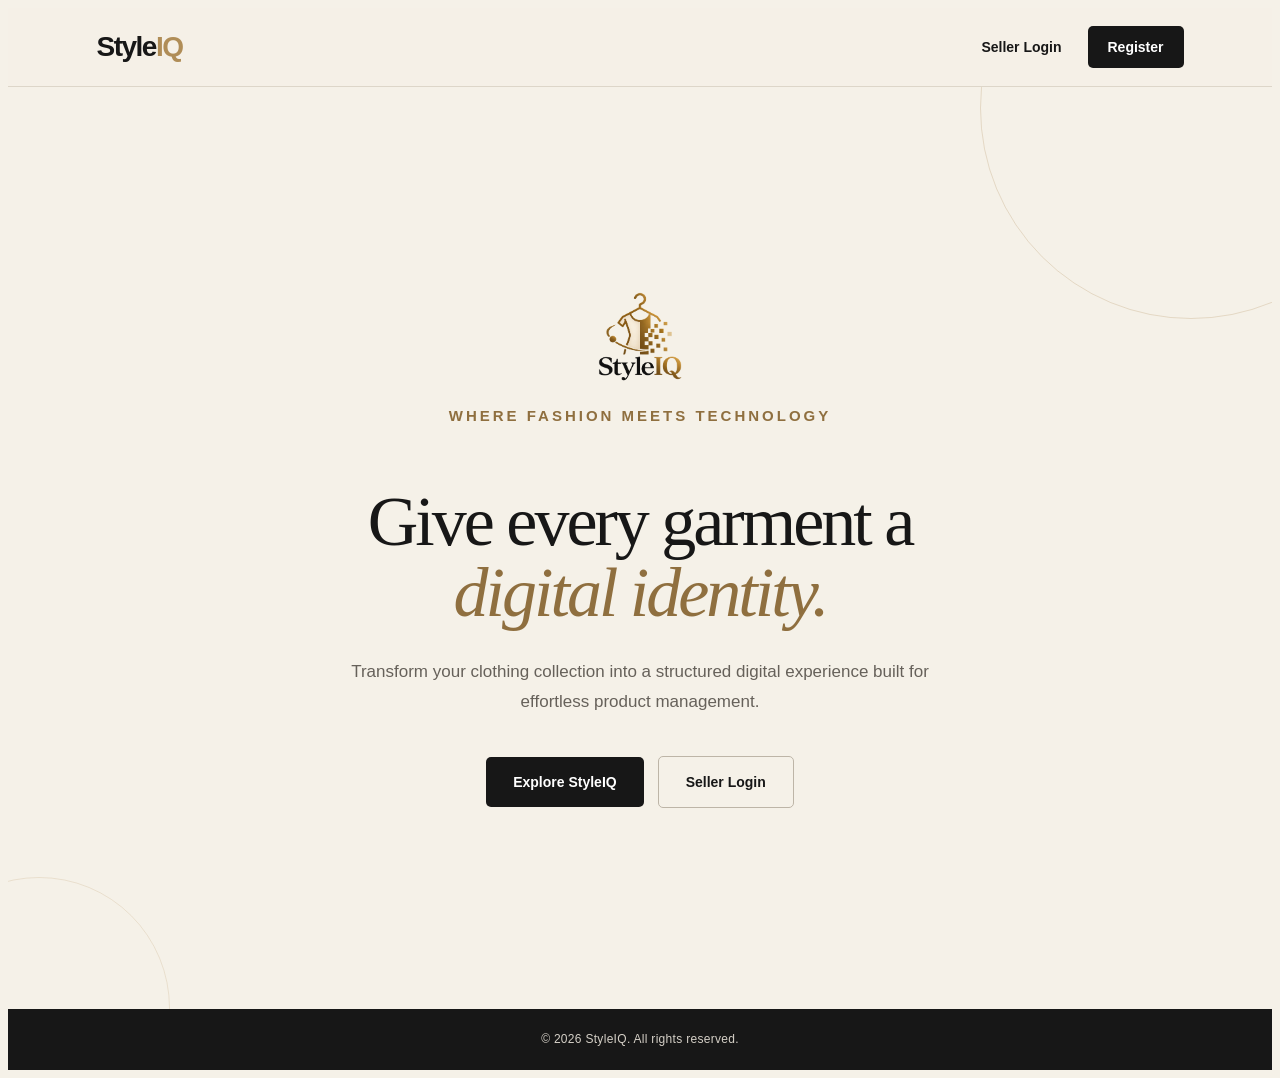
<file: index.html>
<!DOCTYPE html>
<html lang="en">

<head>
    <meta charset="UTF-8">

    <meta name="viewport"
          content="width=device-width, initial-scale=1.0">

    <meta name="description"
          content="StyleIQ - Smart Clothing Catalog Platform">

    <title>StyleIQ | Fashion Meets Technology</title>

    <link rel="stylesheet" href="css/style.css">
</head>

<body>

    <!-- Navigation -->
    <header class="navbar">

        <a href="index.html" class="logo">
            Style<span>IQ</span>
        </a>

        <nav class="navbar-links">

            <a href="login.html">
                Seller Login
            </a>

            <a href="register.html" class="nav-button">
                Register
            </a>

        </nav>

    </header>


    <!-- Hero Section -->
    <main>

        <section class="hero">

            <div class="hero-content">
<div class="styleiq-project-logo">
    <img
        src="images/styleiq-logo.png"
        alt="StyleIQ logo">
</div>

<p class="eyebrow">
    WHERE FASHION MEETS TECHNOLOGY
</p>
           


                <h1>
                    Give every garment a
                    <span>digital identity.</span>
                </h1>

                <p class="hero-description">
                    Transform your clothing collection into a
                    structured digital experience built for
                    effortless product management.
                </p>

                <div class="hero-actions">

                    <a href="register.html"
                       class="primary-button">
                        Explore StyleIQ
                    </a>

                    <a href="login.html"
                       class="secondary-button">
                        Seller Login
                    </a>

                </div>

            </div>

        </section>

    </main>


    <!-- Footer -->
    <footer class="footer">

        <p>
            © 2026 StyleIQ. All rights reserved.
        </p>

    </footer>

</body>

</html>
</file>
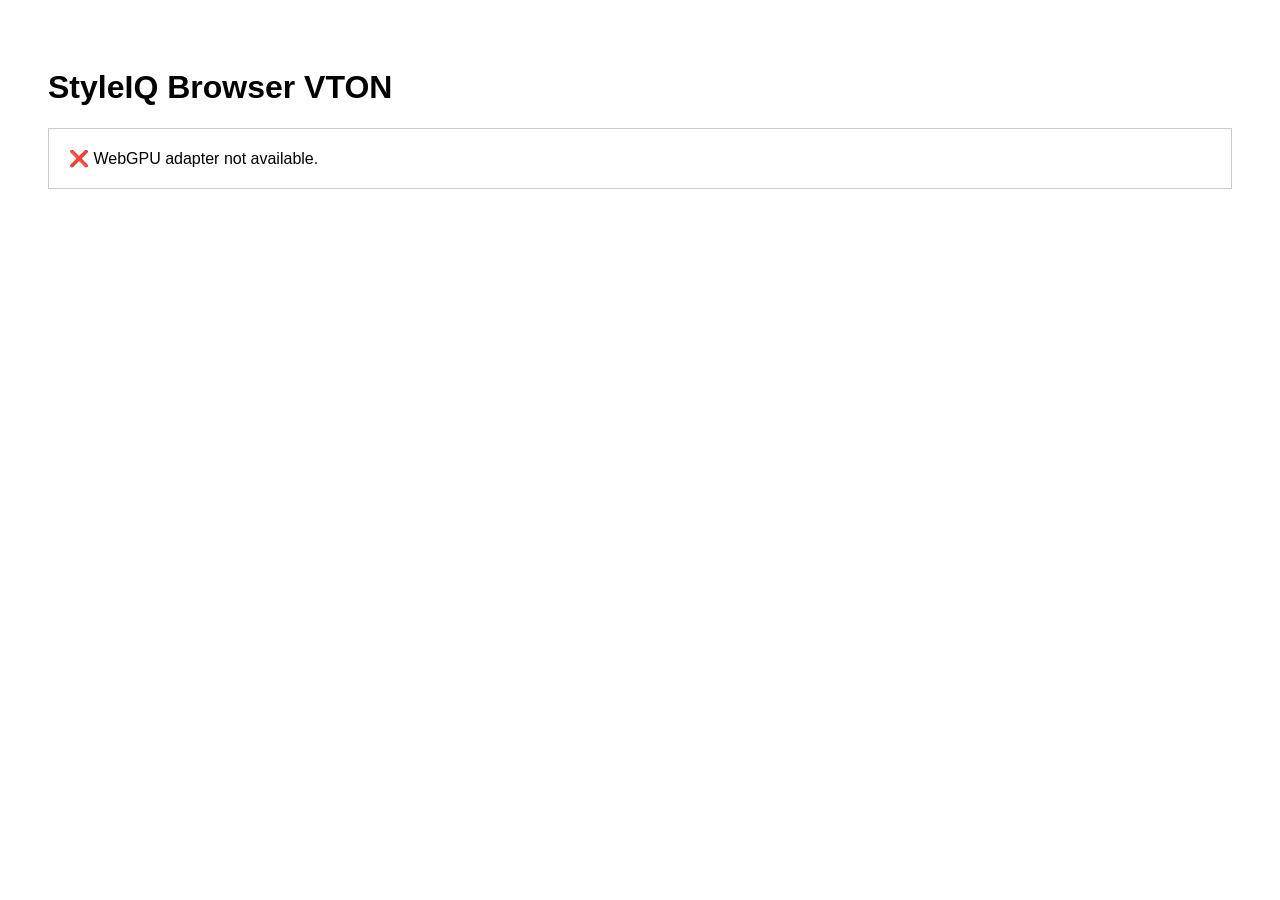
<file: browser-vton/index.html>
<!DOCTYPE html>
<html>
<head>
    <meta charset="UTF-8">
    <title>StyleIQ Browser VTON Test</title>

    <style>
        body {
            font-family: Arial, sans-serif;
            padding: 40px;
        }

        #status {
            padding: 20px;
            border: 1px solid #ccc;
            margin-top: 20px;
        }
    </style>
</head>

<body>

    <h1>StyleIQ Browser VTON</h1>

    <div id="status">
        Checking WebGPU...
    </div>

    <script>
        async function checkWebGPU() {

            const status = document.getElementById("status");

            if (!navigator.gpu) {
                status.textContent =
                    "❌ WebGPU is not supported in this browser.";
                return;
            }

            try {

                const adapter = await navigator.gpu.requestAdapter();

                if (!adapter) {
                    status.textContent =
                        "❌ WebGPU adapter not available.";
                    return;
                }

                const device = await adapter.requestDevice();

                status.innerHTML =
                    "✅ WebGPU is available!<br><br>" +
                    "Browser can access the GPU.";

                console.log("WebGPU adapter:", adapter);
                console.log("WebGPU device:", device);

            } catch (error) {

                status.textContent =
                    "❌ WebGPU error: " + error.message;

            }
        }

        checkWebGPU();
    </script>

</body>
</html>
</file>
<file: css/style.css>
StyleIQ - Premium Fashion-Tech Theme
   ========================================= */

* {
    margin: 0;
    padding: 0;k
    box-sizing: border-box;
}

:root {
    --primary: #b08d57;
    --primary-dark: #8f6f3f;

    --text-primary: #171717;
    --text-secondary: #66615a;

    --background: #f5f1e8;
    --white: #ffffff;

    --dark: #171717;
    --border: #ddd6c9;
}


/* =========================================
   Base
   ========================================= */

html {
    scroll-behavior: smooth;
}

body {
    font-family:
        "Inter",
        "Segoe UI",
        Arial,
        Helvetica,
        sans-serif;

    background: var(--background);
    color: var(--text-primary);

    line-height: 1.6;
}


/* =========================================
   Navigation
   ========================================= */

.navbar {
    height: 78px;

    padding: 0 7%;

    display: flex;
    align-items: center;
    justify-content: space-between;

    background: rgba(245, 241, 232, 0.96);

    border-bottom: 1px solid var(--border);
}

.logo {
    color: var(--dark);

    text-decoration: none;

    font-size: 28px;
    font-weight: 800;

    letter-spacing: -1.5px;
}

.logo span {
    color: var(--primary);
}

.navbar-links {
    display: flex;
    align-items: center;

    gap: 26px;
}

.navbar-links a {
    color: var(--text-primary);

    text-decoration: none;

    font-size: 14px;
    font-weight: 600;

    transition:
        color 0.2s ease;
}

.navbar-links a:hover {
    color: var(--primary-dark);
}


/* =========================================
   Register Navigation Button
   ========================================= */

.nav-button {
    padding: 10px 20px;

    background: var(--dark);

    color: var(--white) !important;

    border-radius: 5px;

    transition:
        background 0.2s ease,
        transform 0.2s ease;
}

.nav-button:hover {
    background: var(--primary-dark);

    transform: translateY(-1px);
}


/* =========================================
   Hero Section
   ========================================= */

.hero {
    min-height: calc(100vh - 138px);

    display: flex;
    align-items: center;
    justify-content: center;

    padding: 80px 20px;

    position: relative;

    overflow: hidden;
}


/* Decorative background elements */

.hero::before {
    content: "";

    position: absolute;

    width: 420px;
    height: 420px;

    border: 1px solid rgba(176, 141, 87, 0.25);

    border-radius: 50%;

    top: -190px;
    right: -130px;
}

.hero::after {
    content: "";

    position: absolute;

    width: 260px;
    height: 260px;

    border: 1px solid rgba(176, 141, 87, 0.18);

    border-radius: 50%;

    bottom: -130px;
    left: -100px;
}


.hero-content {
    width: 100%;

    max-width: 900px;

    text-align: center;

    position: relative;

    z-index: 1;
}
/* =========================================
   StyleIQ Project Logo
   ========================================= */
.styleiq-project-logo {
    display: flex;
    justify-content: center;
    align-items: center;

    margin-bottom: 20px;
}

.styleiq-project-logo img {
    width: 110px;
    height: auto;
    display: block;
}

/* =========================================
   Eyebrow
   ========================================= */

.eyebrow {
    margin-bottom: 20px;

    color: var(--primary-dark);

    font-size: 15px;

    font-weight: 700;

    letter-spacing: 3px;
}


/* =========================================
   Main Heading
   ========================================= */

.hero h1 {
    margin-bottom: 28px;

    font-family:
        Georgia,
        "Times New Roman",
        serif;

    font-size: clamp(40px, 6vw, 70px);

    line-height: 1.02;

    letter-spacing: -3px;

    font-weight: 500;
}

.hero h1 span {
    display: block;

    color: var(--primary-dark);

    font-style: italic;
}


/* =========================================
   Description
   ========================================= */

.hero-description {
    max-width: 650px;

    margin: 0 auto;

    color: var(--text-secondary);

    font-size: 17px;

    line-height: 1.8;
}


/* =========================================
   Hero Buttons
   ========================================= */

.hero-actions {
    display: flex;

    justify-content: center;

    align-items: center;

    gap: 14px;

    margin-top: 38px;
}

.primary-button,
.secondary-button {
    display: inline-block;

    padding: 14px 27px;

    border-radius: 5px;

    text-decoration: none;

    font-size: 14px;

    font-weight: 700;

    transition:
        transform 0.2s ease,
        background 0.2s ease,
        border-color 0.2s ease;
}


/* Primary */

.primary-button {
    background: var(--dark);

    color: var(--white);
}

.primary-button:hover {
    background: var(--primary-dark);

    transform: translateY(-2px);
}


/* Secondary */

.secondary-button {
    background: transparent;

    color: var(--dark);

    border: 1px solid #bdb5a7;
}

.secondary-button:hover {
    border-color: var(--dark);

    transform: translateY(-2px);
}


/* =========================================
   Footer
   ========================================= */

.footer {
    height: 60px;

    display: flex;
    align-items: center;
    justify-content: center;

    background: var(--dark);

    border-top: 1px solid var(--dark);

    color: #d5d0c7;

    font-size: 12px;

    letter-spacing: 0.3px;
}


/* =========================================
   Responsive Design
   ========================================= */

@media (max-width: 650px) {

    .navbar {
        height: auto;

        min-height: 72px;

        padding: 14px 20px;
    }

    .navbar-links {
        gap: 10px;
    }

    .navbar-links a {
        font-size: 13px;
    }

    .nav-button {
        padding: 9px 14px;
    }

    .hero {
        min-height: calc(100vh - 132px);

        padding: 60px 20px;
    }

    .hero h1 {
        font-size: clamp(42px, 12vw, 60px);

        letter-spacing: -2px;
    }

    .hero-description {
        font-size: 15px;
    }

    .hero-actions {
        flex-direction: column;

        width: 100%;

        max-width: 280px;

        margin-left: auto;
        margin-right: auto;
    }

    .primary-button,
    .secondary-button {
        width: 100%;

        text-align: center;
    }
}
/* =========================================
   StyleIQ - Authentication Pages
   ========================================= */

.auth-section {
    min-height: calc(100vh - 138px);

    display: flex;
    justify-content: center;
    align-items: center;

    padding: 60px 20px;
}


.auth-card {
    width: 100%;
    max-width: 480px;

    background: var(--white);

    border: 1px solid var(--border);

    padding: 42px 44px;

    box-shadow:
        0 15px 45px rgba(23, 23, 23, 0.06);
}


.auth-logo {
    display: flex;
    justify-content: center;

    margin-bottom: 18px;
}


.auth-logo img {
    width: 72px;
    height: auto;

    display: block;
}


.auth-eyebrow {
    margin-bottom: 12px;

    color: var(--primary-dark);

    font-size: 12px;
    font-weight: 700;

    letter-spacing: 2.5px;

    text-align: center;
}


.auth-card h1 {
    margin-bottom: 16px;

    font-family:
        Georgia,
        "Times New Roman",
        serif;

    font-size: 42px;

    line-height: 1.08;

    font-weight: 500;

    letter-spacing: -1.5px;

    text-align: center;
}


.auth-card h1 span {
    display: block;

    color: var(--primary-dark);

    font-style: italic;
}


.auth-subtitle {
    max-width: 390px;

    margin: 0 auto 30px;

    color: var(--text-secondary);

    font-size: 14px;

    line-height: 1.7;

    text-align: center;
}


/* Form */

.form-group {
    margin-bottom: 18px;
}


.form-group label {
    display: block;

    margin-bottom: 7px;

    color: var(--text-primary);

    font-size: 13px;

    font-weight: 700;
}


.form-group input {
    width: 100%;

    padding: 13px 14px;

    background: #faf9f6;

    border: 1px solid var(--border);

    border-radius: 4px;

    color: var(--text-primary);

    font-size: 14px;

    outline: none;

    transition:
        border-color 0.2s ease,
        background 0.2s ease;
}


.form-group input:focus {
    background: var(--white);

    border-color: var(--primary);
}


.form-group input::placeholder {
    color: #99938a;
}


/* Button */

.auth-button {
    width: 100%;

    margin-top: 8px;

    padding: 14px 20px;

    background: var(--dark);

    color: var(--white);

    border: none;

    border-radius: 4px;

    font-size: 14px;

    font-weight: 700;

    cursor: pointer;

    transition:
        background 0.2s ease,
        transform 0.2s ease;
}


.auth-button:hover {
    background: var(--primary-dark);

    transform: translateY(-1px);
}


.auth-button:disabled {
    opacity: 0.65;

    cursor: not-allowed;

    transform: none;
}


/* Firebase message */

.auth-message {
    min-height: 20px;

    margin-top: 12px;

    color: var(--primary-dark);

    font-size: 13px;

    text-align: center;
}


/* Bottom link */

.auth-footer {
    margin-top: 25px;

    padding-top: 20px;

    border-top: 1px solid var(--border);

    text-align: center;

    font-size: 13px;

    color: var(--text-secondary);
}


.auth-footer a {
    margin-left: 5px;

    color: var(--primary-dark);

    font-weight: 700;

    text-decoration: none;
}


.auth-footer a:hover {
    text-decoration: underline;
}


/* Mobile */

@media (max-width: 600px) {

    .auth-section {
        padding: 40px 16px;
    }

    .auth-card {
        padding: 32px 24px;
    }

    .auth-card h1 {
        font-size: 36px;
    }

}
/* =========================================
   StyleIQ - Seller Dashboard
   ========================================= */

.dashboard-section {
    min-height: calc(100vh - 138px);
    padding: 70px 7%;
}


/* Dashboard Header */

.dashboard-header {
    max-width: 760px;
    margin: 0 auto 50px;
    text-align: center;
}

.dashboard-eyebrow {
    margin-bottom: 14px;

    color: var(--primary-dark);

    font-size: 13px;
    font-weight: 700;

    letter-spacing: 2.5px;
}

.dashboard-header h1 {
    margin-bottom: 18px;

    font-family:
        Georgia,
        "Times New Roman",
        serif;

    font-size: clamp(40px, 5vw, 58px);

    line-height: 1.08;

    font-weight: 500;

    letter-spacing: -2px;
}

.dashboard-header h1 span {
    display: block;

    color: var(--primary-dark);

    font-style: italic;
}

.dashboard-subtitle {
    max-width: 560px;

    margin: 0 auto;

    color: var(--text-secondary);

    font-size: 16px;

    line-height: 1.7;
}


/* Dashboard Cards */

.dashboard-grid {
    max-width: 1050px;

    margin: 0 auto;

    display: grid;

    grid-template-columns:
        repeat(2, 1fr);

    gap: 18px;
}


.dashboard-card {
    position: relative;

    min-height: 235px;

    padding: 30px;

    background: var(--white);

    border: 1px solid var(--border);

    color: var(--text-primary);

    text-decoration: none;

    display: flex;

    flex-direction: column;

    justify-content: space-between;

    transition:
        transform 0.2s ease,
        border-color 0.2s ease,
        box-shadow 0.2s ease;
}


.dashboard-card:hover {
    transform: translateY(-4px);

    border-color: var(--primary);

    box-shadow:
        0 14px 35px rgba(23, 23, 23, 0.07);
}


/* Card Icon */

.dashboard-card-icon {
    width: 42px;
    height: 42px;

    display: flex;
    align-items: center;
    justify-content: center;

    border: 1px solid var(--primary);

    color: var(--primary-dark);

    font-size: 22px;

    font-weight: 400;

    margin-bottom: 25px;
}


/* Card Label */

.dashboard-card-label {
    margin-bottom: 7px;

    color: var(--primary-dark);

    font-size: 11px;

    font-weight: 700;

    letter-spacing: 2px;
}


/* Card Heading */

.dashboard-card h2 {
    margin-bottom: 8px;

    font-family:
        Georgia,
        "Times New Roman",
        serif;

    font-size: 27px;

    font-weight: 500;
}


/* Card Description */

.dashboard-card p:not(.dashboard-card-label) {
    max-width: 390px;

    color: var(--text-secondary);

    font-size: 14px;

    line-height: 1.6;
}


/* Card Arrow */

.dashboard-card-arrow {
    position: absolute;

    right: 30px;
    bottom: 30px;

    color: var(--primary-dark);

    font-size: 22px;

    transition:
        transform 0.2s ease;
}


.dashboard-card:hover .dashboard-card-arrow {
    transform: translateX(5px);
}


/* Seller Email */

.seller-email {
    color: var(--text-secondary);

    font-size: 13px;

    max-width: 220px;

    overflow: hidden;

    text-overflow: ellipsis;

    white-space: nowrap;
}


/* Logout */

.logout-button {
    padding: 9px 16px;

    background: transparent;

    border: 1px solid var(--border);

    border-radius: 4px;

    color: var(--text-primary);

    font-size: 13px;

    font-weight: 600;

    cursor: pointer;

    transition:
        background 0.2s ease,
        border-color 0.2s ease;
}


.logout-button:hover {
    background: var(--dark);

    border-color: var(--dark);

    color: var(--white);
}


.logout-button:disabled {
    opacity: 0.6;

    cursor: not-allowed;
}


/* Mobile */

@media (max-width: 700px) {

    .dashboard-section {
        padding: 50px 20px;
    }

    .dashboard-header {
        margin-bottom: 35px;
    }

    .dashboard-grid {
        grid-template-columns: 1fr;
    }

    .dashboard-card {
        min-height: 210px;
    }

    .seller-email {
        display: none;
    }

}
/* =========================================
   StyleIQ - Add Clothing Page
   ========================================= */

.add-product-section {
    min-height: calc(100vh - 138px);

    padding: 65px 20px 80px;
}


/* Header */

.add-product-header {
    max-width: 700px;

    margin: 0 auto 40px;

    text-align: center;
}

.add-product-eyebrow {
    margin-bottom: 14px;

    color: var(--primary-dark);

    font-size: 13px;

    font-weight: 700;

    letter-spacing: 2.5px;
}

.add-product-header h1 {
    margin-bottom: 18px;

    font-family:
        Georgia,
        "Times New Roman",
        serif;

    font-size: clamp(40px, 5vw, 58px);

    line-height: 1.08;

    font-weight: 500;

    letter-spacing: -2px;
}

.add-product-header h1 span {
    display: block;

    color: var(--primary-dark);

    font-style: italic;
}

.add-product-description {
    max-width: 560px;

    margin: 0 auto;

    color: var(--text-secondary);

    font-size: 16px;

    line-height: 1.7;
}


/* Form Card */

.product-form-card {
    width: 100%;

    max-width: 650px;

    margin: 0 auto;

    padding: 40px;

    background: var(--white);

    border: 1px solid var(--border);

    box-shadow:
        0 15px 45px rgba(23, 23, 23, 0.06);
}


/* Select */

.form-group select {
    width: 100%;

    padding: 13px 14px;

    background: #faf9f6;

    border: 1px solid var(--border);

    border-radius: 4px;

    color: var(--text-primary);

    font-size: 14px;

    outline: none;

    cursor: pointer;
}

.form-group select:focus {
    background: var(--white);

    border-color: var(--primary);
}


/* Sizes */

.size-options {
    display: flex;

    flex-wrap: wrap;

    gap: 10px;

    margin-top: 8px;
}

.size-option {
    position: relative;

    cursor: pointer;
}

.size-option input {
    position: absolute;

    opacity: 0;

    pointer-events: none;
}

.size-option span {
    display: flex;

    align-items: center;
    justify-content: center;

    min-width: 48px;

    height: 42px;

    padding: 0 12px;

    border: 1px solid var(--border);

    background: #faf9f6;

    color: var(--text-primary);

    font-size: 13px;

    font-weight: 600;

    transition:
        background 0.2s ease,
        border-color 0.2s ease,
        color 0.2s ease;
}

.size-option:hover span {
    border-color: var(--primary);
}

.size-option input:checked + span {
    background: var(--dark);

    border-color: var(--dark);

    color: var(--white);
}


/* Image Upload */

.form-group input[type="file"] {
    width: 100%;

    padding: 12px;

    background: #faf9f6;

    border: 1px dashed var(--border);

    border-radius: 4px;

    color: var(--text-secondary);

    font-size: 13px;

    cursor: pointer;
}

.image-note {
    margin-top: 7px;

    color: #99938a;

    font-size: 12px;

    line-height: 1.5;
}


/* Mobile */

@media (max-width: 600px) {

    .add-product-section {
        padding: 45px 16px 60px;
    }

    .product-form-card {
        padding: 28px 22px;
    }

    .add-product-header h1 {
        font-size: 38px;
    }

}
/* =========================================
   CATALOG PAGE
========================================= */

.catalog-section {
    min-height: calc(100vh - 138px);
    padding: 70px 7%;
}

.catalog-header {
    max-width: 760px;
    margin: 0 auto 45px;
    text-align: center;
}

.catalog-eyebrow {
    margin: 0 0 14px;
    font-size: 12px;
    font-weight: 700;
    letter-spacing: 2px;
    color: var(--gold);
}

.catalog-header h1 {
    margin: 0;
    font-family: Georgia, "Times New Roman", serif;
    font-size: clamp(36px, 5vw, 58px);
    line-height: 1.1;
    font-weight: 500;
    color: var(--text-primary);
}

.catalog-header h1 span {
    color: var(--gold);
}

.catalog-subtitle {
    max-width: 620px;
    margin: 20px auto 0;
    font-size: 16px;
    line-height: 1.7;
    color: var(--text-secondary);
}


/* =========================================
   CATALOG TOOLBAR
========================================= */

.catalog-toolbar {
    max-width: 1050px;
    margin: 0 auto 28px;

    display: flex;
    align-items: center;
    justify-content: space-between;
    gap: 20px;
}

.catalog-toolbar p {
    margin: 0;
    font-size: 14px;
    font-weight: 600;
    color: var(--text-secondary);
}

.catalog-add-button {
    text-decoration: none;
    white-space: nowrap;
}


/* =========================================
   PRODUCT GRID
========================================= */

.product-grid {
    max-width: 1050px;
    margin: 0 auto;

    display: grid;
    grid-template-columns: repeat(3, 1fr);
    gap: 18px;
}


/* =========================================
   PRODUCT CARD
========================================= */

.product-card {
    background: var(--white);
    border: 1px solid var(--border);

    min-height: 285px;
    padding: 24px;

    display: flex;
    flex-direction: column;

    transition:
        transform 0.2s ease,
        box-shadow 0.2s ease,
        border-color 0.2s ease;
}

.product-card:hover {
    transform: translateY(-4px);

    border-color: var(--gold);

    box-shadow:
        0 14px 35px rgba(0, 0, 0, 0.08);
}


/* =========================================
   PRODUCT CARD TOP
========================================= */

.product-card-top {
    display: flex;
    align-items: center;
    justify-content: space-between;

    gap: 12px;

    padding-bottom: 18px;

    border-bottom: 1px solid var(--border);
}

.product-category {
    font-size: 11px;
    font-weight: 700;
    letter-spacing: 1.5px;
    text-transform: uppercase;

    color: var(--gold);
}

.product-price {
    font-size: 17px;
    font-weight: 700;

    color: var(--text-primary);
}


/* =========================================
   PRODUCT CARD BODY
========================================= */

.product-card-body {
    flex: 1;
    padding-top: 22px;
}

.product-card-body h2 {
    margin: 0 0 20px;

    font-family: Georgia, "Times New Roman", serif;
    font-size: 25px;
    font-weight: 500;

    color: var(--text-primary);
}

.product-details {
    display: flex;
    flex-direction: column;
    gap: 10px;
}

.product-details p {
    margin: 0;

    display: flex;
    justify-content: space-between;
    gap: 15px;

    font-size: 13px;
    line-height: 1.5;

    color: var(--text-secondary);
}

.product-details strong {
    font-weight: 600;
    color: var(--text-primary);
}


/* =========================================
   PRODUCT ACTIONS
========================================= */

.product-card-actions {
    display: flex;
    gap: 10px;

    padding-top: 20px;
}

.product-card-actions button {
    flex: 1;

    padding: 11px 15px;

    border: 1px solid var(--border);

    background: transparent;

    font-family: inherit;
    font-size: 13px;
    font-weight: 600;

    cursor: pointer;

    transition:
        background 0.2s ease,
        color 0.2s ease,
        border-color 0.2s ease;
}

.edit-product-button {
    color: var(--text-primary);
}

.edit-product-button:hover {
    background: var(--text-primary);
    border-color: var(--text-primary);
    color: var(--white);
}

.delete-product-button {
    color: #9b4d4d;
}

.delete-product-button:hover {
    background: #9b4d4d;
    border-color: #9b4d4d;
    color: var(--white);
}


/* =========================================
   EMPTY CATALOG
========================================= */

.empty-catalog {
    max-width: 650px;
    min-height: 300px;

    margin: 20px auto 0;
    padding: 45px 30px;

    background: var(--white);
    border: 1px solid var(--border);

    display: flex;
    flex-direction: column;
    align-items: center;
    justify-content: center;

    text-align: center;
}

.empty-catalog-icon {
    width: 48px;
    height: 48px;

    margin-bottom: 20px;

    display: flex;
    align-items: center;
    justify-content: center;

    border: 1px solid var(--gold);

    color: var(--gold);

    font-size: 25px;
}

.empty-catalog h2 {
    margin: 0 0 10px;

    font-family: Georgia, "Times New Roman", serif;
    font-size: 28px;
    font-weight: 500;

    color: var(--text-primary);
}

.empty-catalog p {
    max-width: 420px;

    margin: 0 0 25px;

    font-size: 14px;
    line-height: 1.7;

    color: var(--text-secondary);
}


/* =========================================
   MOBILE
========================================= */

@media (max-width: 900px) {

    .product-grid {
        grid-template-columns: repeat(2, 1fr);
    }

}


@media (max-width: 650px) {

    .catalog-section {
        padding: 50px 5%;
    }

    .catalog-toolbar {
        align-items: flex-start;
        flex-direction: column;
    }

    .catalog-add-button {
        width: 100%;
        text-align: center;
    }

    .product-grid {
        grid-template-columns: 1fr;
    }

    .product-card {
        min-height: 0;
    }

}
/* =========================================
   MY PRODUCTS PAGE
========================================= */

.my-products-section {
    min-height: calc(100vh - 138px);
    padding: 70px 7%;
}

.my-products-header {
    max-width: 760px;
    margin: 0 auto 45px;
    text-align: center;
}

.my-products-eyebrow {
    margin: 0 0 14px;
    font-size: 12px;
    font-weight: 700;
    letter-spacing: 2px;
    color: var(--gold);
}

.my-products-header h1 {
    margin: 0;
    font-family: Georgia, "Times New Roman", serif;
    font-size: clamp(36px, 5vw, 58px);
    line-height: 1.1;
    font-weight: 500;
    color: var(--text-primary);
}

.my-products-header h1 span {
    color: var(--gold);
}

.my-products-subtitle {
    max-width: 620px;
    margin: 20px auto 0;
    font-size: 16px;
    line-height: 1.7;
    color: var(--text-secondary);
}


/* =========================================
   SUMMARY CARDS
========================================= */

.product-summary-grid {
    max-width: 1050px;
    margin: 0 auto 45px;

    display: grid;
    grid-template-columns: repeat(3, 1fr);
    gap: 18px;
}

.summary-card {
    min-height: 175px;
    padding: 28px;

    background: var(--white);
    border: 1px solid var(--border);

    transition:
        transform 0.2s ease,
        box-shadow 0.2s ease,
        border-color 0.2s ease;
}

.summary-card:hover {
    transform: translateY(-3px);
    border-color: var(--gold);
    box-shadow: 0 12px 30px rgba(0, 0, 0, 0.07);
}

.summary-label {
    margin: 0 0 18px;

    font-size: 11px;
    font-weight: 700;
    letter-spacing: 1.5px;

    color: var(--gold);
}

.summary-card h2 {
    margin: 0 0 10px;

    font-family: Georgia, "Times New Roman", serif;
    font-size: 38px;
    font-weight: 500;

    color: var(--text-primary);
}

.summary-card > p:last-child {
    margin: 0;

    font-size: 13px;
    color: var(--text-secondary);
}


/* =========================================
   CATEGORY SECTION
========================================= */

.category-section {
    max-width: 1050px;
    margin: 0 auto;

    padding: 30px;

    background: var(--white);
    border: 1px solid var(--border);
}

.category-section-header {
    display: flex;
    align-items: flex-end;
    justify-content: space-between;

    gap: 20px;

    padding-bottom: 22px;
    border-bottom: 1px solid var(--border);
}

.category-eyebrow {
    margin: 0 0 8px;

    font-size: 11px;
    font-weight: 700;
    letter-spacing: 1.5px;

    color: var(--gold);
}

.category-section-header h2 {
    margin: 0;

    font-family: Georgia, "Times New Roman", serif;
    font-size: 28px;
    font-weight: 500;

    color: var(--text-primary);
}

.category-section-header .secondary-button {
    text-decoration: none;
    white-space: nowrap;
}


/* =========================================
   CATEGORY LIST
========================================= */

.category-list {
    display: flex;
    flex-direction: column;
}

.category-item {
    display: flex;
    align-items: center;
    justify-content: space-between;

    gap: 20px;

    padding: 20px 4px;

    border-bottom: 1px solid var(--border);
}

.category-item:last-child {
    border-bottom: none;
}

.category-name {
    font-family: Georgia, "Times New Roman", serif;
    font-size: 19px;
    color: var(--text-primary);
}

.category-product-count {
    min-width: 90px;

    text-align: right;

    font-size: 13px;
    font-weight: 600;

    color: var(--text-secondary);
}


/* =========================================
   EMPTY PRODUCTS
========================================= */

.empty-products {
    min-height: 220px;

    display: flex;
    flex-direction: column;
    align-items: center;
    justify-content: center;

    text-align: center;
}

.empty-products h3 {
    margin: 0 0 10px;

    font-family: Georgia, "Times New Roman", serif;
    font-size: 25px;
    font-weight: 500;

    color: var(--text-primary);
}

.empty-products p {
    margin: 0 0 22px;

    font-size: 14px;
    color: var(--text-secondary);
}


/* =========================================
   MOBILE
========================================= */

@media (max-width: 800px) {

    .product-summary-grid {
        grid-template-columns: 1fr;
    }

    .category-section-header {
        align-items: flex-start;
        flex-direction: column;
    }

    .category-section-header .secondary-button {
        width: 100%;
        text-align: center;
    }

}


@media (max-width: 600px) {

    .my-products-section {
        padding: 50px 5%;
    }

    .category-section {
        padding: 22px;
    }

    .category-item {
        padding: 17px 2px;
    }
/* =========================================
   EDIT PRODUCT PAGE
========================================= */

.edit-product-section {
    min-height: calc(100vh - 138px);
    padding: 70px 7%;
}

.edit-product-header {
    max-width: 760px;
    margin: 0 auto 45px;
    text-align: center;
}

.edit-product-eyebrow {
    margin: 0 0 14px;

    font-size: 12px;
    font-weight: 700;
    letter-spacing: 2px;

    color: var(--gold);
}

.edit-product-header h1 {
    margin: 0;

    font-family: Georgia, "Times New Roman", serif;
    font-size: clamp(36px, 5vw, 58px);
    line-height: 1.1;
    font-weight: 500;

    color: var(--text-primary);
}

.edit-product-header h1 span {
    color: var(--gold);
}

.edit-product-description {
    max-width: 620px;

    margin: 20px auto 0;

    font-size: 16px;
    line-height: 1.7;

    color: var(--text-secondary);
}


/* =========================================
   FORM CARD
========================================= */

.edit-product-section .product-form-card {
    max-width: 700px;
    margin: 0 auto;
}


/* =========================================
   IMAGE NOTE
========================================= */

.edit-product-section .image-upload-note {
    margin-bottom: 25px;
}


/* =========================================
   MOBILE
========================================= */

@media (max-width: 600px) {

    .edit-product-section {
        padding: 50px 5%;
    }

}
}
/* =========================================
   SELLER PROFILE PAGE
========================================= */

.profile-section {
    min-height: calc(100vh - 138px);
    padding: 70px 7%;
}

.profile-header {
    max-width: 760px;
    margin: 0 auto 45px;
    text-align: center;
}

.profile-eyebrow {
    margin: 0 0 14px;

    font-size: 12px;
    font-weight: 700;
    letter-spacing: 2px;

    color: var(--gold);
}

.profile-header h1 {
    margin: 0;

    font-family: Georgia, "Times New Roman", serif;
    font-size: clamp(36px, 5vw, 58px);
    line-height: 1.1;
    font-weight: 500;

    color: var(--text-primary);
}

.profile-header h1 span {
    color: var(--gold);
}

.profile-subtitle {
    max-width: 620px;

    margin: 20px auto 0;

    font-size: 16px;
    line-height: 1.7;

    color: var(--text-secondary);
}


/* =========================================
   PROFILE CARD
========================================= */

.profile-card {
    max-width: 700px;

    margin: 0 auto;

    padding: 40px;

    background: var(--white);
    border: 1px solid var(--border);
}


/* =========================================
   AVATAR
========================================= */

.profile-avatar {
    width: 72px;
    height: 72px;

    margin: 0 auto 35px;

    display: flex;
    align-items: center;
    justify-content: center;

    border: 1px solid var(--gold);

    background: var(--cream);

    font-family: Georgia, "Times New Roman", serif;
    font-size: 30px;

    color: var(--gold);
}


/* =========================================
   PROFILE INFORMATION
========================================= */

.profile-information {
    display: flex;
    flex-direction: column;
}

.profile-field {
    display: flex;
    align-items: center;
    justify-content: space-between;

    gap: 30px;

    padding: 20px 0;

    border-bottom: 1px solid var(--border);
}

.profile-field:first-child {
    border-top: 1px solid var(--border);
}

.profile-field span {
    font-size: 11px;
    font-weight: 700;
    letter-spacing: 1.5px;

    color: var(--gold);
}

.profile-field strong {
    max-width: 60%;

    text-align: right;

    font-size: 14px;
    font-weight: 500;

    word-break: break-word;

    color: var(--text-primary);
}


/* =========================================
   PROFILE ACTIONS
========================================= */

.profile-actions {
    display: flex;

    gap: 12px;

    margin-top: 30px;
}

.profile-actions a {
    flex: 1;

    text-align: center;

    text-decoration: none;
}


/* =========================================
   MOBILE
========================================= */

@media (max-width: 600px) {

    .profile-section {
        padding: 50px 5%;
    }

    .profile-card {
        padding: 28px 22px;
    }

    .profile-field {
        align-items: flex-start;
        flex-direction: column;
        gap: 8px;
    }

    .profile-field strong {
        max-width: 100%;
        text-align: left;
    }

    .profile-actions {
        flex-direction: column;
    }

}
/* Product Images */

.product-image-container {
    width: 100%;
    height: 200px;
    overflow: hidden;
    background: #eee9df;
    display: flex;
    align-items: center;
    justify-content: center;
}

.product-image {
    width: 100%;
    height: 100%;
    object-fit: cover;
    display: block;
}

.product-image-placeholder {
    color: #8f6f3f;
    font-size: 14px;
    letter-spacing: 1px;
    text-transform: uppercase;
}

.product-card-content {
    padding: 22px;
}

@media (max-width: 700px) {

    .product-image-container {
        height: 240px;
    }

}
</file>
